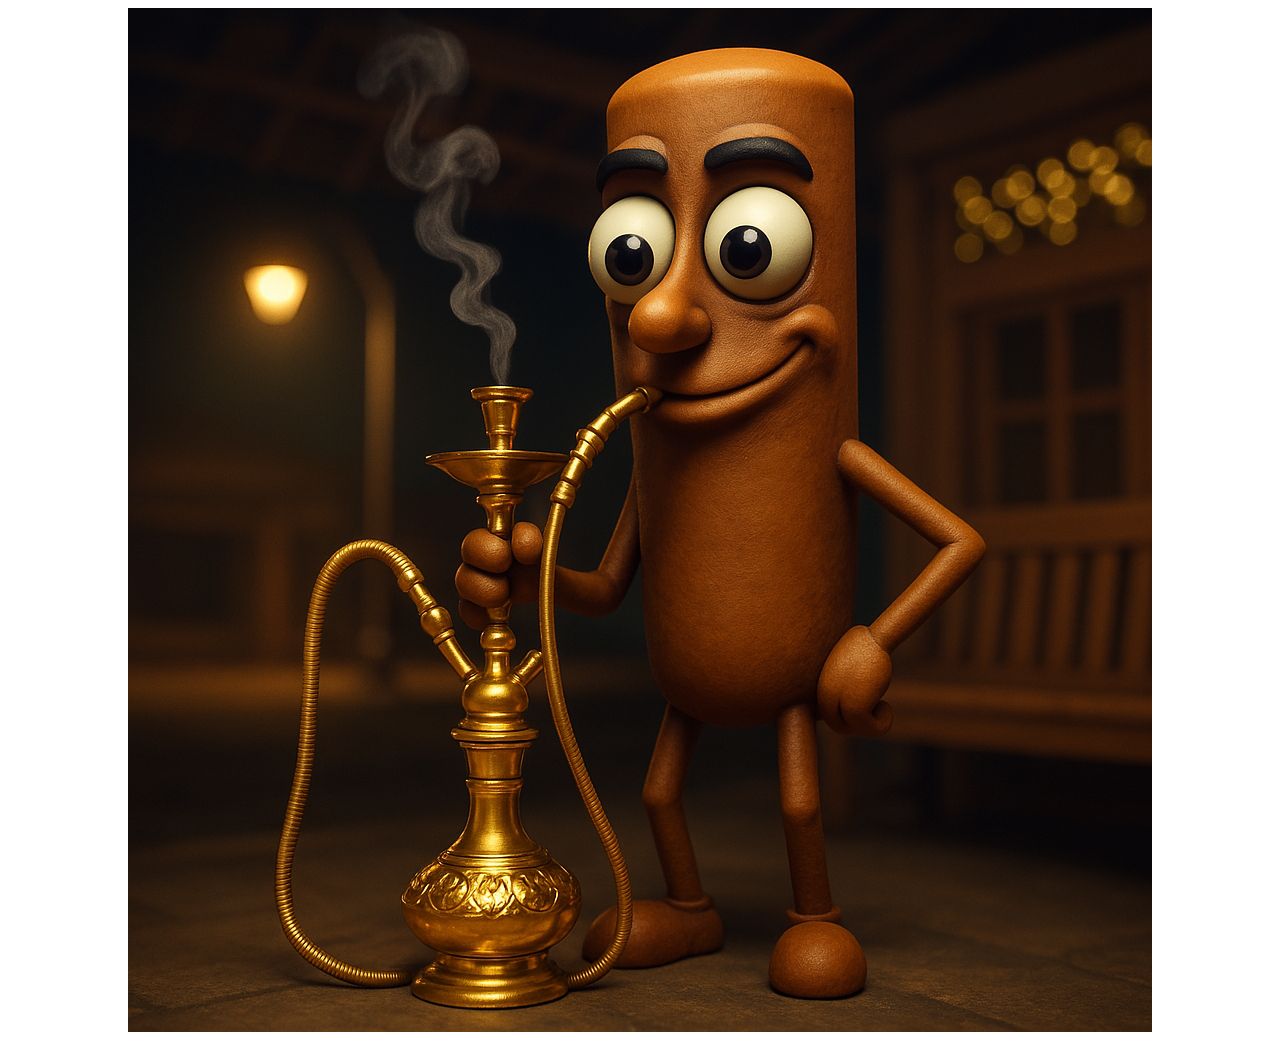
<file: commande.html>
<!DOCTYPE html>
<!--[if lt IE 7]>      <html class="no-js lt-ie9 lt-ie8 lt-ie7"> <![endif]-->
<!--[if IE 7]>         <html class="no-js lt-ie9 lt-ie8"> <![endif]-->
<!--[if IE 8]>         <html class="no-js lt-ie9"> <![endif]-->
<!--[if gt IE 8]>      <html class="no-js"> <!--<![endif]-->
<html>
    <head>
        <meta charset="utf-8">
        <meta http-equiv="X-UA-Compatible" content="IE=edge">
        <title></title>
        <meta name="description" content="">
        <meta name="viewport" content="width=device-width, initial-scale=1">
        <link rel="stylesheet" href="style2.css">
    </head>
    <body>
        <!--[if lt IE 7]>
            <p class="browsehappy">You are using an <strong>outdated</strong> browser. Please <a href="#">upgrade your browser</a> to improve your experience.</p>
        <![endif]-->
        
        <img src="tungtung.png" alt="OSKOUR">

        <script src="" async defer></script>
    </body>
</html>
</file>
<file: style2.css>
/* Make images responsive */
img {
    max-width: 100%;
    height: auto;
    display: block;
    margin: 0 auto;
}
</file>
